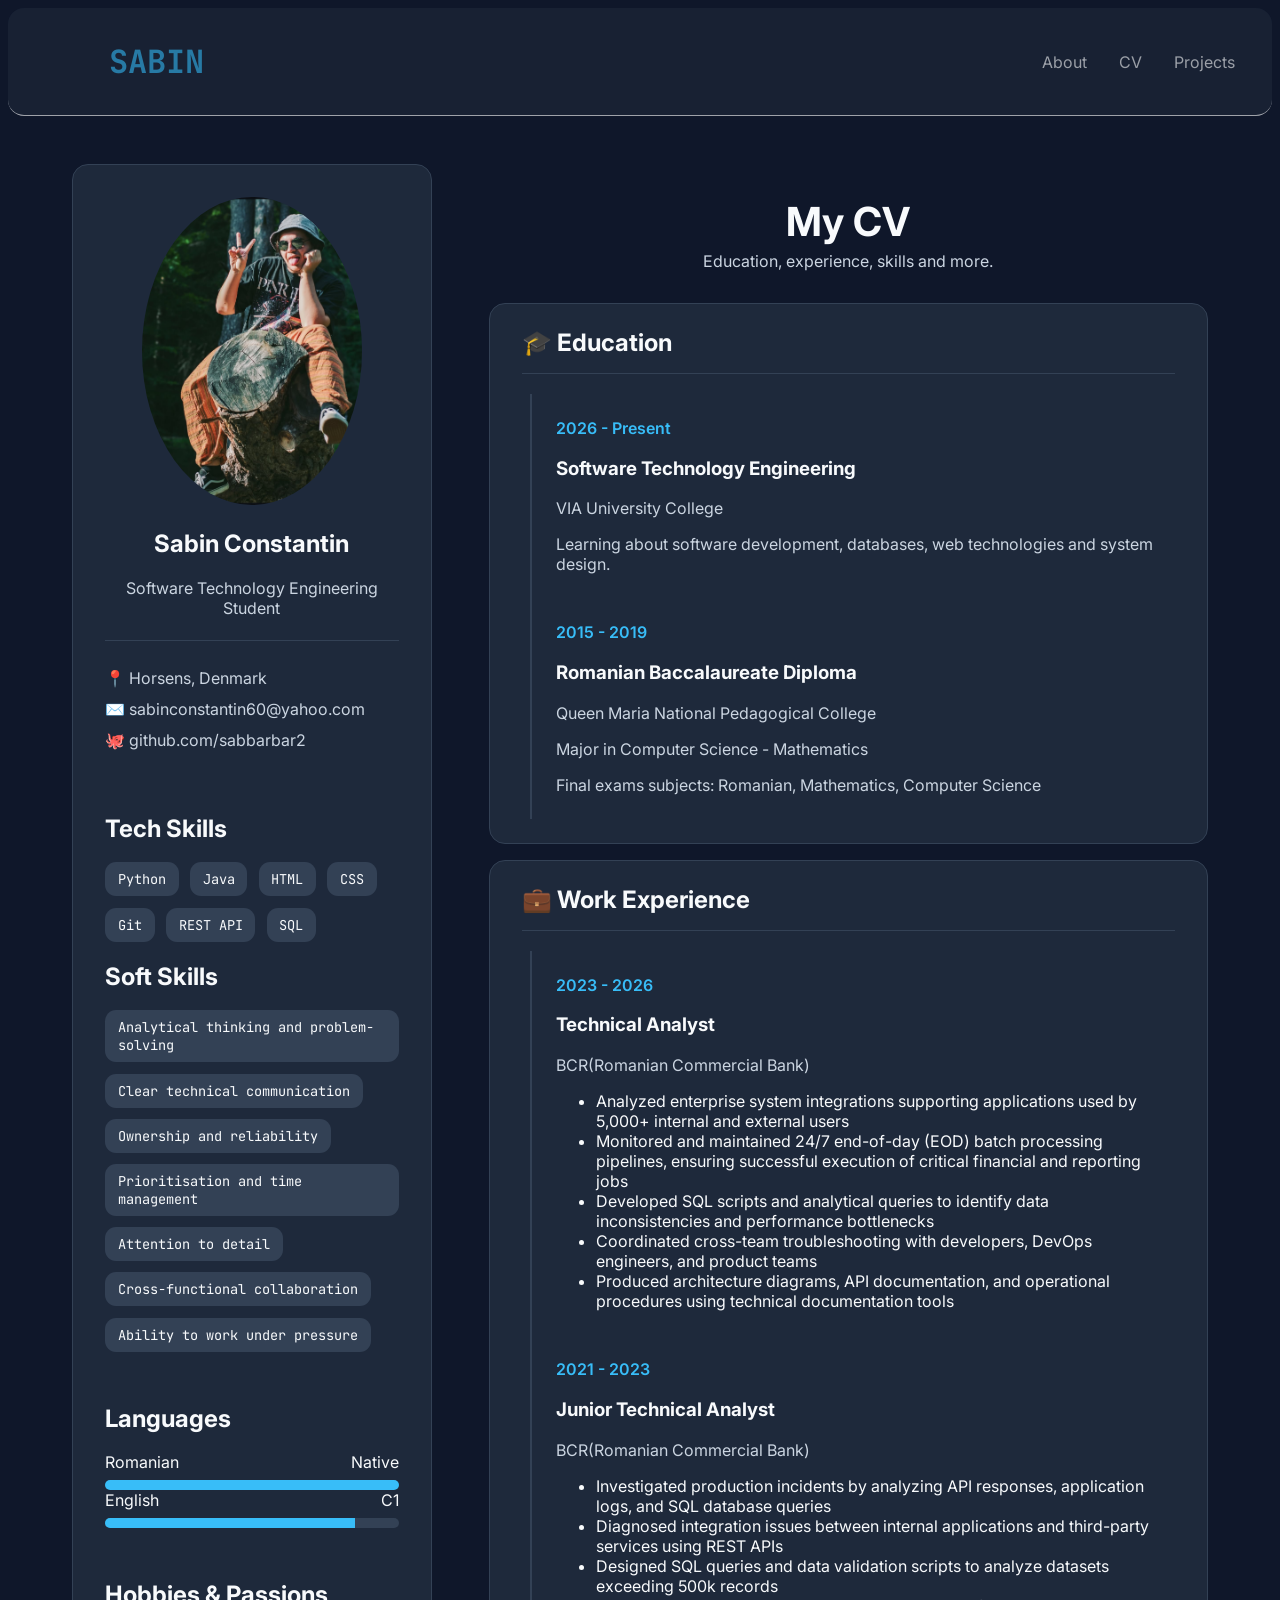
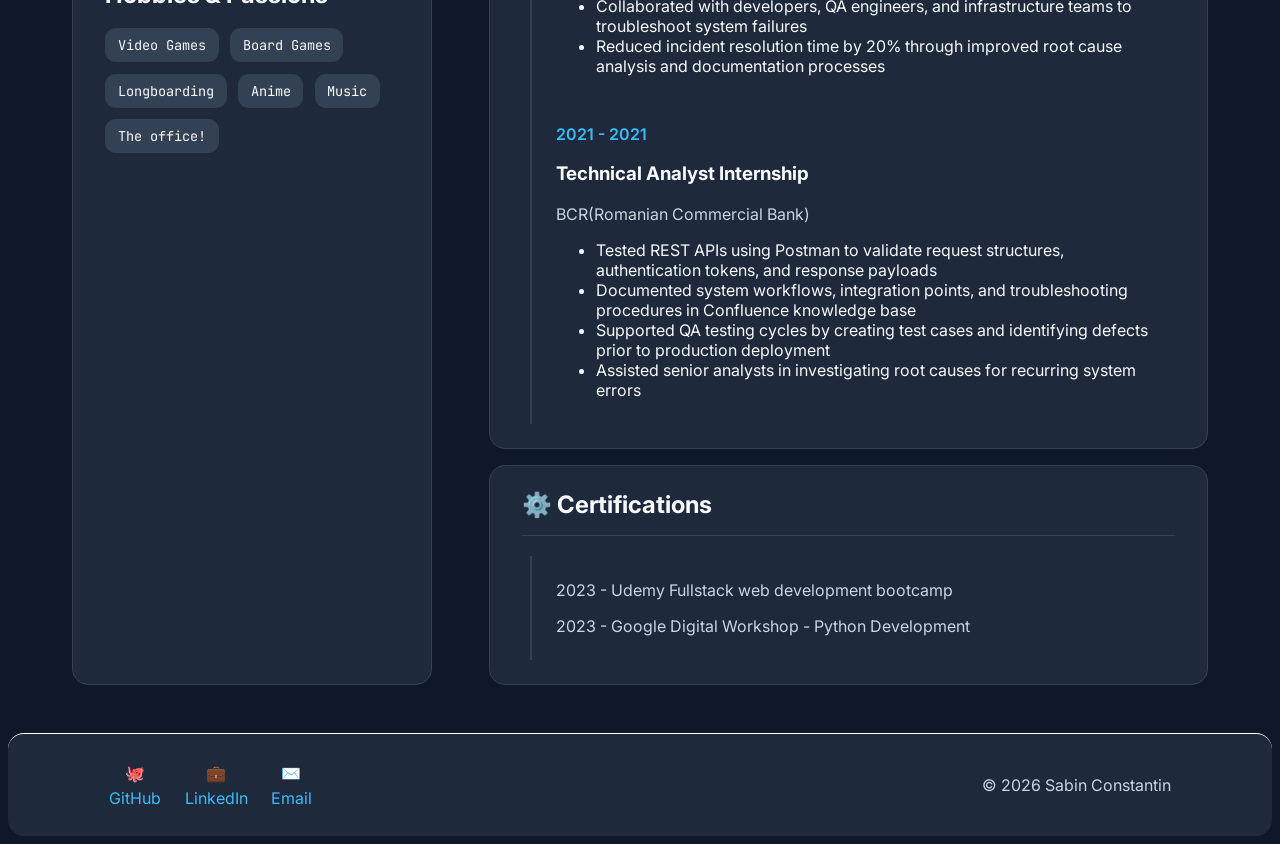
<file: index.html>
<!DOCTYPE html>
<html>

<head>
    <meta charset="utf-8">
    <meta name="viewport" content="width=device-width, initial-scale=1.0">
    <title>Sabin's CV</title>
    <link href="css/styles.css" type="text/css" rel="stylesheet" />
</head>

<body>

    <header class="navbar">
        <a class="name" href="about_me.html">SABIN</a>
        <nav class="menu">
            <a href="about_me.html">About</a>
            <a href="index.html">CV</a>
            <a href="projects.html">Projects</a>
        </nav>
    </header>


    <main class="cv_page">

        <aside class="cv_sidebar">

            <section class="profile_section">
                <img class="cv_profile_image" src="images/profile_pic_2.jpeg" alt="Profile Picture"
                    title="Profile Picture">

                <h2>Sabin Constantin</h2>

                <p>
                    Software Technology Engineering Student
                </p>
            </section>


            <section class="contact_section">
                <p>📍 Horsens, Denmark</p>
                <p>✉️ sabinconstantin60@yahoo.com</p>
                <p>🐙 github.com/sabbarbar2</p>
            </section>


            <section class="skills_section">

                <h2>Tech Skills</h2>

                <div class="skills_list">
                    <span>Python</span>
                    <span>Java</span>
                    <span>HTML</span>
                    <span>CSS</span>
                    <span>Git</span>
                    <span>REST API</span>
                    <span>SQL</span>
                </div>

                <h2>Soft Skills</h2>

                <div class="skills_list">
                    <span>Analytical thinking and problem-solving</span>
                    <span>Clear technical communication</span>
                    <span>Ownership and reliability</span>
                    <span>Prioritisation and time management</span>
                    <span>Attention to detail</span>
                    <span>Cross-functional collaboration</span>
                    <span>Ability to work under pressure</span>
                </div>

            </section>


            <section class="languages_section">

                <h2>Languages</h2>

                <div class="language">
                    <div class="language_info">
                        <span>Romanian</span>
                        <span>Native</span>
                    </div>

                    <div class="language_bar">
                        <div class="romanian_bar"></div>
                    </div>
                </div>


                <div class="language">
                    <div class="language_info">
                        <span>English</span>
                        <span>C1</span>
                    </div>

                    <div class="language_bar">
                        <div class="english_bar"></div>
                    </div>
                </div>

            </section>

            <section class="skills_section">

                <h2>Hobbies & Passions</h2>

                <div class="skills_list">
                    <span>Video Games</span>
                    <span>Board Games</span>
                    <span>Longboarding</span>
                    <span>Anime</span>
                    <span>Music</span>
                    <span>The office!</span>
                </div>

            </section>

        </aside>


        <section class="cv_content">

            <header class="cv_header">
                <h1>My CV</h1>
                <p>Education, experience, skills and more.</p>
            </header>


            <article class="cv_card">

                <h2>🎓 Education</h2>

                <div class="cv_entry">
                    <p class="date">2026 - Present</p>

                    <h3>Software Technology Engineering</h3>

                    <p>VIA University College</p>

                    <p>
                        Learning about software development,
                        databases, web technologies and system design.
                    </p>
                </div>

                <div class="cv_entry">
                    <p class="date">2015 - 2019</p>

                    <h3>Romanian Baccalaureate Diploma</h3>

                    <p>Queen Maria National Pedagogical College</p>

                    <p>
                        Major in Computer Science - Mathematics
                    </p>
                    <p>Final exams subjects: Romanian, Mathematics, Computer Science</p>
                </div>

            </article>


            <article class="cv_card">

                <h2>💼 Work Experience</h2>

                <div class="cv_entry">
                    <p class="date">2023 - 2026</p>

                    <h3>Technical Analyst</h3>

                    <p>BCR(Romanian Commercial Bank)</p>

                    <ul>
                        <li> Analyzed enterprise system integrations supporting applications used by 5,000+ internal and
                            external users</li>
                        <li>Monitored and maintained 24/7 end-of-day (EOD) batch processing pipelines, ensuring
                            successful execution of critical financial and reporting jobs</li>
                        <li>Developed SQL scripts and analytical queries to identify data inconsistencies and
                            performance bottlenecks</li>
                        <li>Coordinated cross-team troubleshooting with developers, DevOps engineers, and product teams
                        </li>
                        <li>Produced architecture diagrams, API documentation, and operational procedures using
                            technical documentation tools</li>
                    </ul>
                </div>
                <div class="cv_entry">
                    <p class="date">2021 - 2023</p>

                    <h3>Junior Technical Analyst</h3>

                    <p>BCR(Romanian Commercial Bank)</p>

                    <ul>
                        <li>Investigated production incidents by analyzing API responses,
                            application logs, and SQL database queries</li>
                        <li>Diagnosed integration issues between internal applications and
                            third-party services using REST APIs</li>
                        <li>Designed SQL queries and data validation scripts to analyze datasets exceeding 500k records
                        </li>
                        <li>Collaborated with developers, QA engineers, and infrastructure teams
                            to troubleshoot system failures</li>
                        <li>Reduced incident resolution time by 20% through improved root
                            cause analysis and documentation processes
                        </li>
                    </ul>
                </div>

                <div class="cv_entry">
                    <p class="date">2021 - 2021</p>

                    <h3>Technical Analyst Internship</h3>

                    <p>BCR(Romanian Commercial Bank)</p>

                    <ul>
                        <li>Tested REST APIs using Postman to validate request structures,
                            authentication tokens, and response payloads</li>
                        <li>Documented system workflows, integration points, and
                            troubleshooting procedures in Confluence knowledge base</li>
                        <li>Supported QA testing cycles by creating test cases and identifying
                            defects prior to production deployment</li>
                        <li>Assisted senior analysts in investigating root causes for recurring
                            system errors</li>

                    </ul>
                </div>

            </article>


            <article class="cv_card">

                <h2>⚙️ Certifications</h2>

                <div class="cv_entry">
                    <p>2023 - Udemy Fullstack web development bootcamp</p>
                    <p>2023 - Google Digital Workshop - Python Development</p>
                </div>

            </article>



        </section>

    </main>


    <footer class="footer">
        <div class="social_links">
            <div>
                <span>🐙</span>
                <a href="https://github.com/Sabbarbar2">GitHub</a>
            </div>
            <div>
                <span>💼</span>
                <a href="placeholder.html">LinkedIn</a>
            </div>

            <div>
                <span>✉️</span>
                <a href="mailto:sabinconstantin60@yahoo.com">Email</a>
            </div>

        </div>
        <p>© 2026 Sabin Constantin</p>
    </footer>

</body>

</html>
</file>
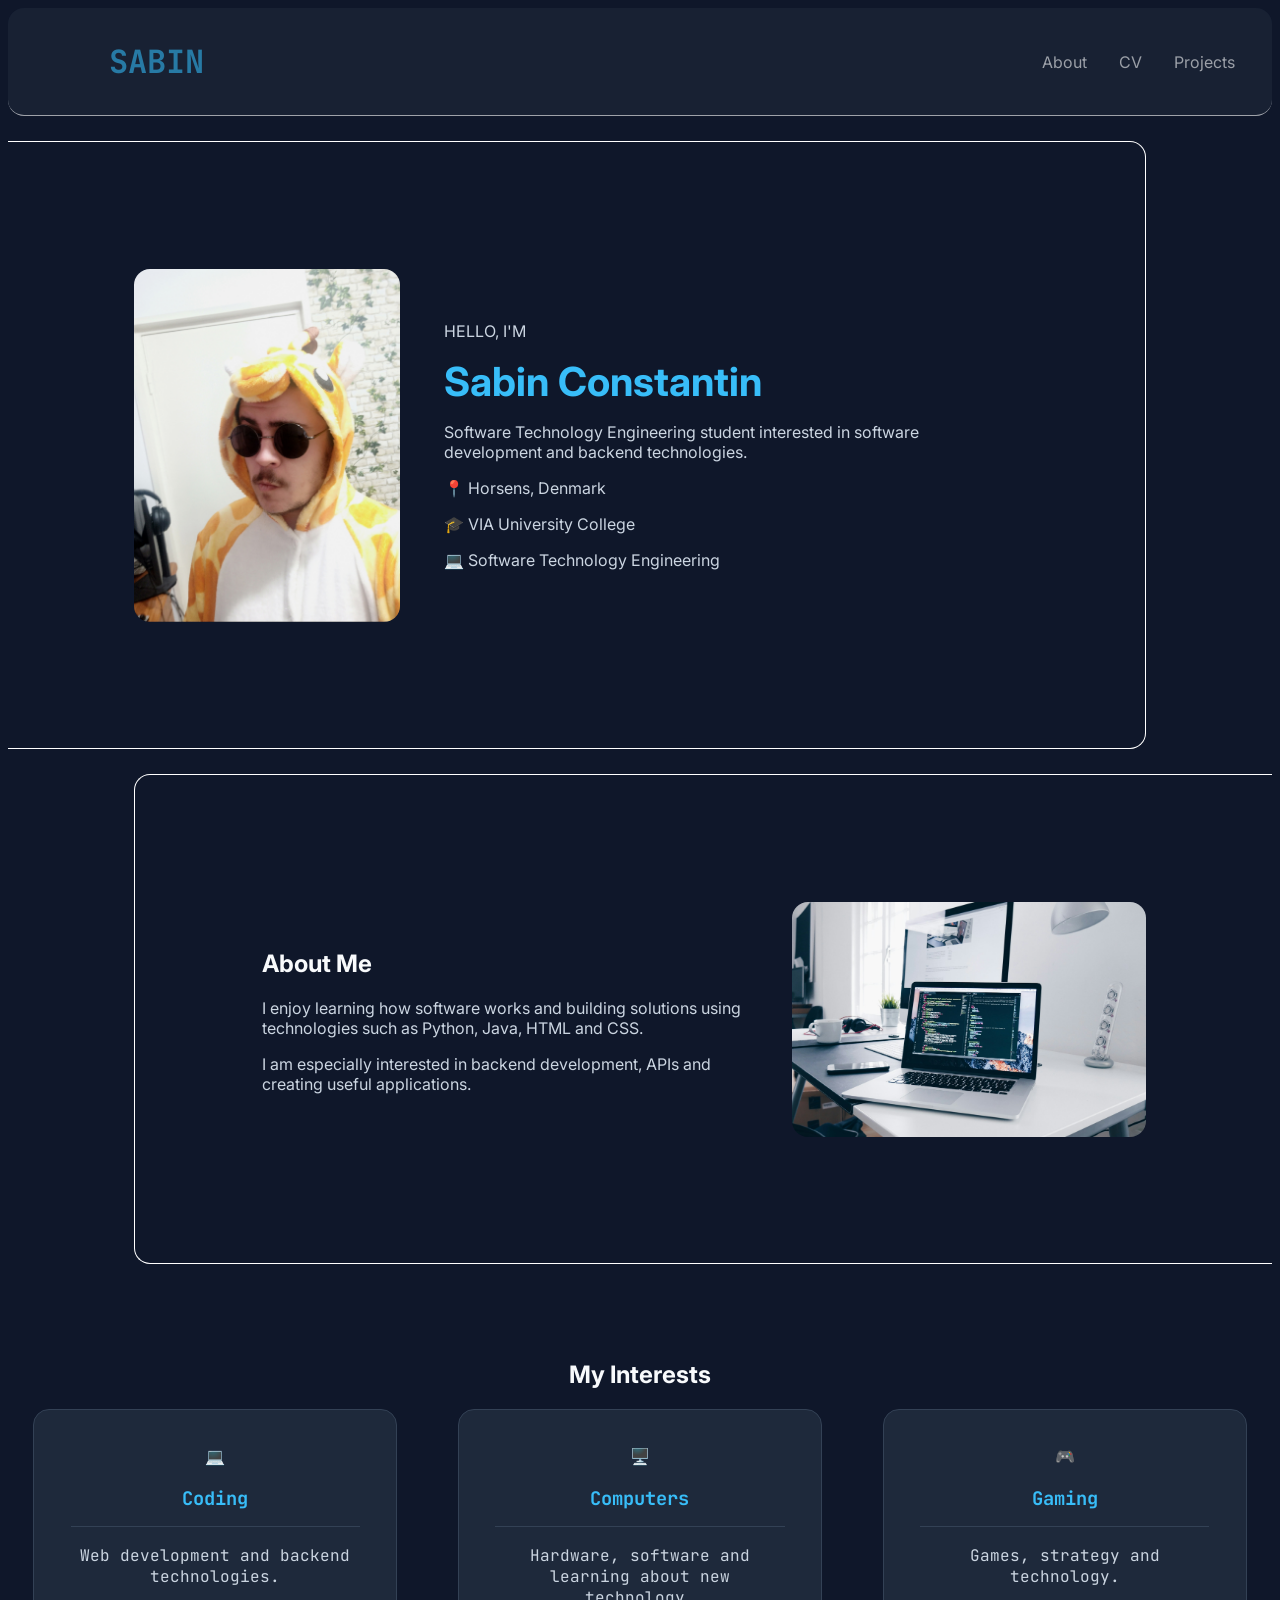
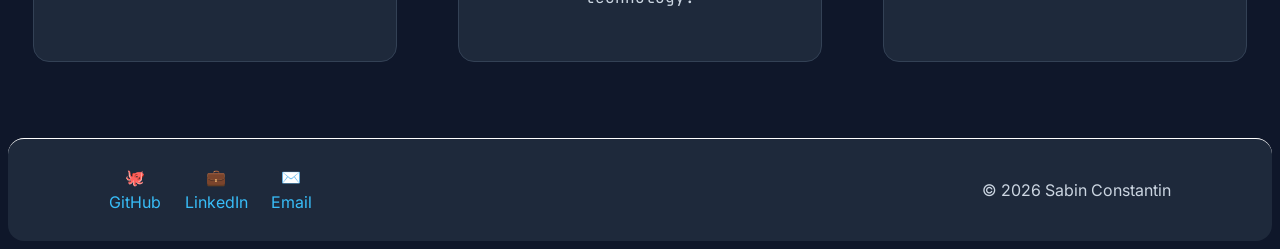
<file: about_me.html>
<!DOCTYPE html>
<html>

<head>
    <meta charset="utf-8">
    <meta name="viewport" content="width=device-width, initial-scale=1.0">
    <title>About Sabin</title>
    <link href="css/styles.css" type="text/css" rel="stylesheet" />
</head>

<body>

    <header class="navbar">
        <a class="name" href="about_me.html">SABIN</a>
        <nav class="menu">
            <a href="about_me.html">About</a>
            <a href="index.html">CV</a>
            <a href="projects.html">Projects</a>
        </nav>
    </header>

    <main>
        <section class="hero">
            <img class="profile_image" src="images/profile_pic_1.jpeg" alt="Profile Picture" title="Profile Picture">
            <div class="hero_intro">
                <p>HELLO, I'M</p>
                <h1>Sabin Constantin</h1>
                <p>
                    Software Technology Engineering student
                    interested in software development and
                    backend technologies.
                </p>
                <div>
                    <p>📍 Horsens, Denmark</p>
                    <p>🎓 VIA University College</p>
                    <p>💻 Software Technology Engineering</p>
                </div>
            </div>
        </section>
    </main>


    <section class="about_description">
        <div class="description_text">
            <h2>About Me</h2>
            <p>
                I enjoy learning how software works and building
                solutions using technologies such as Python,
                Java, HTML and CSS.
            </p>
            <p>
                I am especially interested in backend development,
                APIs and creating useful applications.
            </p>
        </div>
        <img src="images/computer_unsplash.jpg" alt="Random image" title="Random image">
    </section>


    <section class="interests">
        <h2>My Interests</h2>
        <div class="interests_grid">
            <article class="interests_card">
                <span>💻</span>
                <h3>Coding</h3>
                <p>
                    Web development and backend technologies.
                </p>
            </article>


            <article class="interests_card">
                <span>🖥️</span>
                <h3>Computers</h3>
                <p>
                    Hardware, software and learning about
                    new technology.
                </p>
            </article>


            <article class="interests_card">
                <span>🎮</span>
                <h3>Gaming</h3>
                <p>
                    Games, strategy and technology.
                </p>
            </article>
        </div>
    </section>


    <footer class="footer">
        <div class="social_links">
            <div>
                <span>🐙</span>
                <a href="https://github.com/Sabbarbar2">GitHub</a>
            </div>
            <div>
                <span>💼</span>
                <a href="placeholder.html">LinkedIn</a>
            </div>

            <div>
                <span>✉️</span>
                <a href="mailto:sabinconstantin60@yahoo.com">Email</a>
            </div>

        </div>
        <p>© 2026 Sabin Constantin</p>
    </footer>


</body>

</html>
</file>
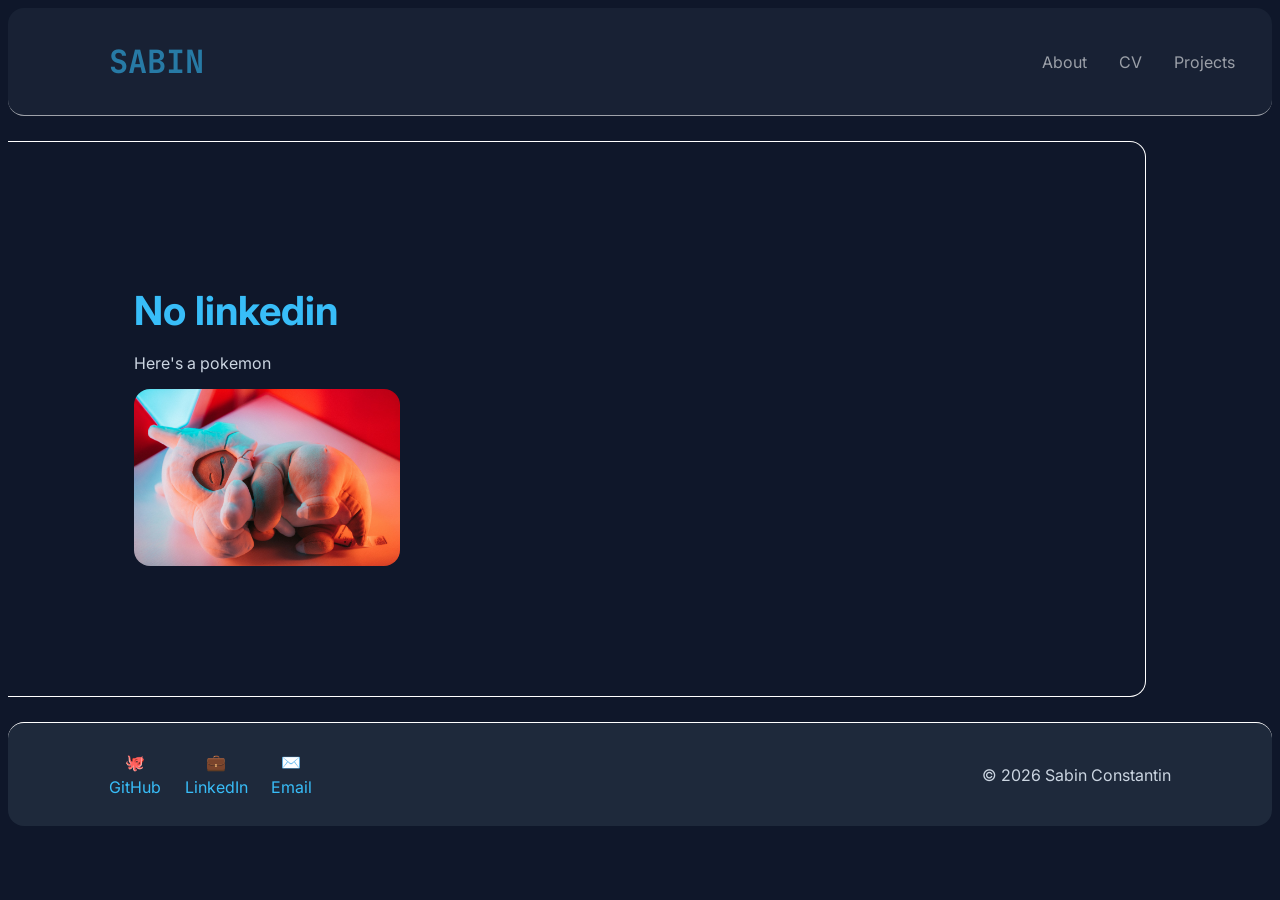
<file: placeholder.html>
<!DOCTYPE html>
<html>

<head>
    <meta charset="utf-8">
    <meta name="viewport" content="width=device-width, initial-scale=1.0">
    <title>About Me</title>
    <link href="css/styles.css" type="text/css" rel="stylesheet" />
</head>

<body>

    <header class="navbar">
        <a class="name" href="about_me.html">SABIN</a>
        <nav class="menu">
            <a href="about_me.html">About</a>
            <a href="index.html">CV</a>
            <a href="projects.html">Projects</a>
        </nav>
    </header>

    <section class="hero">
        <div class="hero_intro">
            <h1>No linkedin</h1>
            <p>Here's a pokemon</p>
            <img class="profile_image" src="images/placeholder_pokemon.jpg" alt="Pokemon" title="Placeholder pokemon">
        </div>
    </section>

    <footer class="footer">
        <div class="social_links">
            <div>
                <span>🐙</span>
                <a href="https://github.com/Sabbarbar2">GitHub</a>
            </div>
            <div>
                <span>💼</span>
                <a href="placeholder.html">LinkedIn</a>
            </div>

            <div>
                <span>✉️</span>
                <a href="mailto:sabinconstantin60@yahoo.com">Email</a>
            </div>

        </div>
        <p>© 2026 Sabin Constantin</p>
    </footer>


</body>

</html>
</file>
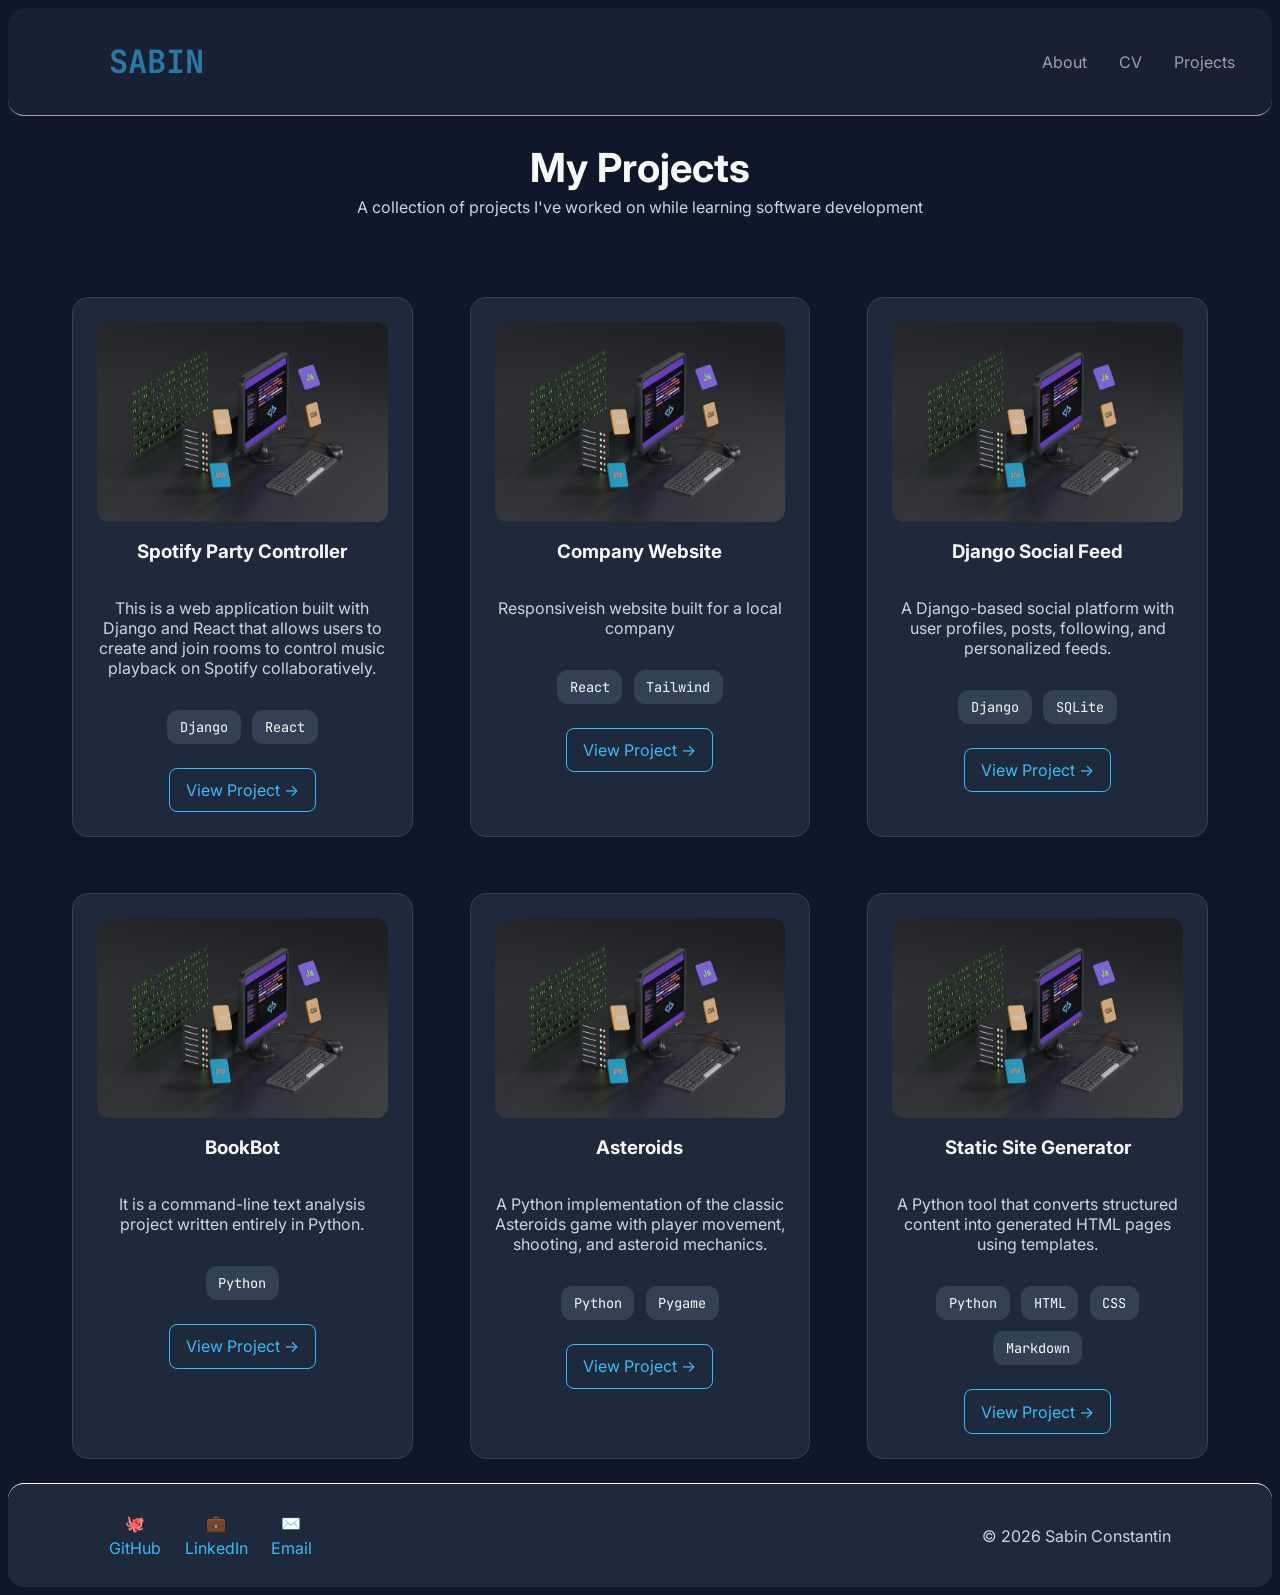
<file: projects.html>
<!DOCTYPE html>
<html>

<head>
    <meta charset="utf-8">
    <meta name="viewport" content="width=device-width, initial-scale=1.0">
    <title>Sabin's Projects</title>
    <link href="css/styles.css" type="text/css" rel="stylesheet" />
</head>

<body>

    <header class="navbar">
        <a class="name" href="about_me.html">SABIN</a>
        <nav class="menu">
            <a href="about_me.html">About</a>
            <a href="index.html">CV</a>
            <a href="projects.html">Projects</a>
        </nav>
    </header>

    <header class="projects_header">
        <h1>My Projects</h1>
        <p>A collection of projects I've worked on while learning software development</p>
    </header>

    <section class="projects">

        <article class="project_card">
            <img src="images/project_card_image_unsplash.jpg" alt="Random Image" title="Random Image">
            <h3>Spotify Party Controller</h3>
            <p>
                This is a web application built with Django and React that allows users to create and join rooms to
                control music playback on Spotify collaboratively.
            </p>

            <div class="techs_used">
                <span>Django</span>
                <span>React</span>
            </div>

            <a href="https://github.com/Sabbarbar2/music_controller">View Project -></a>
        </article>

        <article class="project_card">
            <img src="images/project_card_image_unsplash.jpg" alt="Random Image" title="Random Image">
            <h3>Company Website</h3>
            <p>
                Responsiveish website built for a local company
            </p>

            <div class="techs_used">
                <span>React</span>
                <span>Tailwind</span>
            </div>

            <a href="https://schidromagicsrl.ro/">View Project -></a>
        </article>

        <article class="project_card">
            <img src="images/project_card_image_unsplash.jpg" alt="Random Image" title="Random Image">
            <h3>Django Social Feed</h3>
            <p>
                A Django-based social platform with user profiles, posts, following, and personalized feeds.
            </p>

            <div class="techs_used">
                <span>Django</span>
                <span>SQLite</span>
            </div>

            <a href="https://github.com/Sabbarbar2/Django-201">View Project -></a>
        </article>

        <article class="project_card">
            <img src="images/project_card_image_unsplash.jpg" alt="Random Image" title="Random Image">
            <h3>BookBot</h3>
            <p>
                It is a command-line text analysis project written entirely in Python.
            </p>

            <div class="techs_used">
                <span>Python</span>
            </div>

            <a href="https://github.com/Sabbarbar2/bookbot">View Project -></a>
        </article>

        <article class="project_card">
            <img src="images/project_card_image_unsplash.jpg" alt="Random Image" title="Random Image">
            <h3>Asteroids</h3>
            <p>
                A Python implementation of the classic Asteroids game with player movement, shooting, and asteroid
                mechanics.
            </p>

            <div class="techs_used">
                <span>Python</span>
                <span>Pygame</span>
            </div>

            <a href="https://github.com/Sabbarbar2/asteroids">View Project -></a>
        </article>

        <article class="project_card">
            <img src="images/project_card_image_unsplash.jpg" alt="Random Image" title="Random Image">
            <h3>Static Site Generator</h3>
            <p>
                A Python tool that converts structured content into generated HTML pages using templates.
            </p>

            <div class="techs_used">
                <span>Python</span>
                <span>HTML</span>
                <span>CSS</span>
                <span>Markdown</span>
            </div>

            <a href="https://github.com/Sabbarbar2/BSSGPH">View Project -></a>
        </article>

    </section>

    <footer class="footer">
        <div class="social_links">
            <div>
                <span>🐙</span>
                <a href="https://github.com/Sabbarbar2">GitHub</a>
            </div>
            <div>
                <span>💼</span>
                <a href="placeholder.html">LinkedIn</a>
            </div>

            <div>
                <span>✉️</span>
                <a href="mailto:sabinconstantin60@yahoo.com">Email</a>
            </div>

        </div>
        <p>© 2026 Sabin Constantin</p>
    </footer>

</body>

</html>
</file>
<file: css/styles.css>
/* fonts */

@import url('https://fonts.googleapis.com/css2?family=Inter:wght@400;500;600;700&family=JetBrains+Mono:wght@400;500;600&display=swap');


* {
    box-sizing: border-box;
}


/* ABOUT ME + NAVBAR AND FOOTER */

body {
    background-color: #0F172A;
    font-family: 'Inter', sans-serif;
    color: #F8FAFC;
}

p {
    color: #CBD5E1;
}

.navbar {
    display: flex;
    justify-content: space-between;
    align-items: center;
    padding: 2rem 8%;
    background-color: #1E293B;
    opacity: 60%;
    border-radius: 1rem;
    border-bottom: 1px solid white;
    position: sticky;
    top: 0;
}

.name {
    color: #38BDF8;
    text-decoration: none;
    font-weight: bold;
    font-size: 2em;
    font-family: 'JetBrains Mono', monospace;
}

.menu {
    display: flex;
    gap: 25%;
}

.menu a {
    color: #F8FAFC;
    text-decoration: none;
}

.hero {
    display: flex;
    align-items: center;
    gap: 5%;
    border-top-right-radius: 1rem;
    border-bottom-right-radius: 1rem;
    border: 1px solid white;
    border-left: none;
    max-width: 100%;
    padding: 10%;
    margin: 2% 10% 2% 0;
}

.profile_image {
    width: 30%;
    border-radius: 1rem;
}

.hero_intro {
    flex: 1;
}

.hero_intro h1 {
    font-size: 2.5em;
    margin: 2% 0;
    color: #38BDF8;
}

.about_description {
    display: flex;
    align-items: center;
    gap: 5%;
    max-width: 100%;
    margin: 2% 0 2% 10%;
    padding: 10%;
    border: 1px solid white;
    border-top-left-radius: 1rem;
    border-bottom-left-radius: 1rem;
    border-right: none;
}

.description_text {
    flex: 1;
}

.about_description img {
    width: 40%;
    border-radius: 1rem;
}

.interests {
    max-width: 100%;
    margin: 4% 0;
    padding: 2%;
    text-align: center;
}

.interests_grid {
    display: grid;
    grid-template-columns: 1fr 1fr 1fr;
    gap: 5%;
}

.interests_card {
    border: 1px solid #334155;
    border-radius: 1rem;
    padding: 10%;
    text-align: center;
    background-color: #1e293b;
    font-family: 'JetBrains Mono', monospace;
}

.interests_card h3 {
    color: #38BDF8;
    padding-bottom: 5%;
    border-bottom: 1px solid #334155;
}

.footer {
    display: flex;
    justify-content: space-between;
    align-items: center;
    padding: 2% 8%;
    border-top: 1px solid white;
    border-radius: 1rem;
    background-color: #1E293B;
}

.social_links {
    display: flex;
    gap: 15%;
    align-items: center;
}

.social_links a {
    text-decoration: none;
    color: #38BDF8;
}

.social_links div {
    display: flex;
    flex-direction: column;
    align-items: center;
    justify-content: center;
    gap: 0.3rem;
}


/* CV section  */


.cv_page {
    display: grid;
    grid-template-columns: 0.5fr 1fr;
    gap: 5%;
    max-width: 100%;
    margin: 3rem 2rem;
    padding: 0 2rem;
}

.cv_sidebar {
    display: flex;
    flex-direction: column;
    gap: 2rem;
    background-color: #1E293B;
    border: 1px solid #334155;
    border-radius: 1rem;
    padding: 2rem;
}

.profile_section {
    text-align: center;
}

.cv_profile_image {
    width: 75%;
    height: 75%;
    object-fit: cover;
    border-radius: 50%;
}

.contact_section {
    border-top: 1px solid #334155;
    padding-top: 1rem;
}

.contact_section p {
    margin: 0.7rem 0;
}


.skills_list {
    display: flex;
    flex-wrap: wrap;
    gap: 0.7rem;
}

.skills_list span {
    background-color: #334155;
    padding: 0.5rem 0.8rem;
    border-radius: 0.7rem;
    font-size: 0.85rem;
    font-family: 'JetBrains Mono', monospace;
}

.language_info {
    display: flex;
    justify-content: space-between;
    margin-bottom: 0.5rem;
}

.language_bar {
    width: 100%;
    height: 0.6rem;
    background-color: #334155;
    border-radius: 1rem;
    overflow: hidden;
}

.romanian_bar {
    width: 100%;
    height: 100%;
    background-color: #38BDF8;
}

.english_bar {
    width: 85%;
    height: 100%;
    background-color: #38BDF8;
}

.cv_content {
    display: flex;
    flex-direction: column;
    gap: 1rem;
}

.cv_header h1 {
    font-size: 2.5rem;
    margin-bottom: 0.3rem;
    text-align: center;
}

.cv_header p {
    margin-top: 0;
    text-align: center;
}

.cv_card {
    background-color: #1E293B;
    border: 1px solid #334155;
    border-radius: 1rem;
    padding: 1.5rem 2rem;
}

.cv_card h2 {
    margin-top: 0;
    padding-bottom: 1rem;
    border-bottom: 1px solid #334155;
}


.cv_entry {
    padding: 0.5rem 1rem;
    border-left: 2px solid #334155;
    padding-left: 1.5rem;
    margin-left: 0.5rem;
}


.date {
    color: #38BDF8;
    font-weight: 600;
}


/* Projects Section */


.projects {
    display: grid;
    grid-template-columns: 1fr 1fr 1fr;
    gap: 5%;
    max-width: 100%;
    margin: 3rem 2rem;
    padding: 2rem 2rem;
}


.projects_header h1 {
    font-size: 2.5rem;
    margin-bottom: 0.3rem;
    text-align: center;
}

.projects_header p {
    margin-top: 0;
    text-align: center;
}

.project_card {
    border: 1px solid #334155;
    border-radius: 1rem;
    padding: 1.5rem;
    text-align: center;
    background-color: #1E293B;

    display: flex;
    flex-direction: column;
    align-items: center;
}

.project_card img {
    width: 100%;
    height: 200px;
    max-width: 100%;
    border-radius: 0.75rem;
}

.project_card a {
    display: inline-block;
    text-decoration: none;
    color: #38BDF8;
    margin-top: 1.5rem;
    padding: 0.7rem 1rem;
    border: 1px solid #38BDF8;
    border-radius: 0.5rem;
}


.project_card a:hover {
    background-color: #38BDF8;
    color: #0F172A;
}

.techs_used {
    display: flex;
    flex-wrap: wrap;
    justify-content: center;
    gap: 0.7rem;
    margin-top: 1rem;
}

.techs_used span {
    background-color: #334155;
    padding: 0.5rem 0.8rem;
    border-radius: 0.7rem;
    font-size: 0.85rem;
    font-family: 'JetBrains Mono', monospace;
}


@media screen and (max-width: 768px) {


    .navbar {
        padding: 1.5rem 5%;
    }

    .menu {
        gap: 1.5rem;
    }

    .hero {
        gap: 3%;
        padding: 6%;
        margin: 2% 5% 2% 0;
    }

    .profile_image {
        width: 40%;
    }

    .hero_intro h1 {
        font-size: 2rem;
    }

    .about_description {
        gap: 3%;
        padding: 6%;
        margin: 2% 0 2% 5%;
    }

    .about_description img {
        width: 40%;
    }

    .interests_grid {
        grid-template-columns: 1fr 1fr;
        gap: 1.5rem;
    }

    .cv_page {
        grid-template-columns: 1fr;
        gap: 2rem;

        margin: 2rem 1.5rem;
        padding: 0;
    }

    .cv_profile_image {
        width: 200px;
        height: 200px;
    }

    .projects {
        grid-template-columns: 1fr 1fr;
        gap: 1.5rem;

        margin: 2rem 1.5rem;
        padding: 1rem;
    }

    .footer {
        padding: 2rem 5%;
    }

    .social_links {
        gap: 2rem;
    }
}

@media screen and (max-width: 375px) {

    .navbar {
        flex-direction: column;
        gap: 1rem;
        padding: 1.5rem 1rem;
    }

    .name {
        font-size: 1.5rem;
    }

    .menu {
        width: 100%;
        justify-content: center;
        gap: 1rem;
    }

    .hero {
        flex-direction: column;
        gap: 2rem;
        margin: 1rem 0;
        padding: 2rem 1rem;
        border-left: none;
        border-right: none;
        border-radius: 0;
    }

    .profile_image {
        width: 80%;
    }

    .hero_intro {
        text-align: center;
    }

    .hero_intro h1 {
        font-size: 1.8rem;
    }

    .about_description {
        flex-direction: column;
        gap: 2rem;
        margin: 1rem 0;
        padding: 2rem 1rem;
        border-left: none;
        border-right: none;
        border-radius: 0;
    }

    .description_text {
        text-align: center;
    }

    .about_description img {
        width: 80%;
    }

    .interests {
        padding: 1rem;
    }

    .interests_grid {
        grid-template-columns: 1fr;
        gap: 1rem;
    }

    .interests_card {
        padding: 2rem 1rem;
    }

    .cv_page {
        grid-template-columns: 1fr;
        margin: 1rem;
        padding: 0;
        gap: 1rem;
    }

    .cv_sidebar {
        padding: 1.5rem;
    }

    .cv_profile_image {
        width: 150px;
        height: 150px;
    }

    .cv_card {
        padding: 1.5rem 1rem;
    }

    .cv_header h1 {
        font-size: 2rem;
    }

    .projects {
        grid-template-columns: 1fr;
        margin: 1rem;
        padding: 0;
        gap: 1.5rem;
    }

    .project_card {
        padding: 1.5rem;
    }

    .projects_header h1 {
        font-size: 2rem;
    }

    .footer {
        flex-direction: column;
        gap: 1.5rem;
        padding: 2rem 1rem;
    }

    .social_links {
        width: 100%;
        justify-content: space-around;
        gap: 0;
    }
}
</file>
